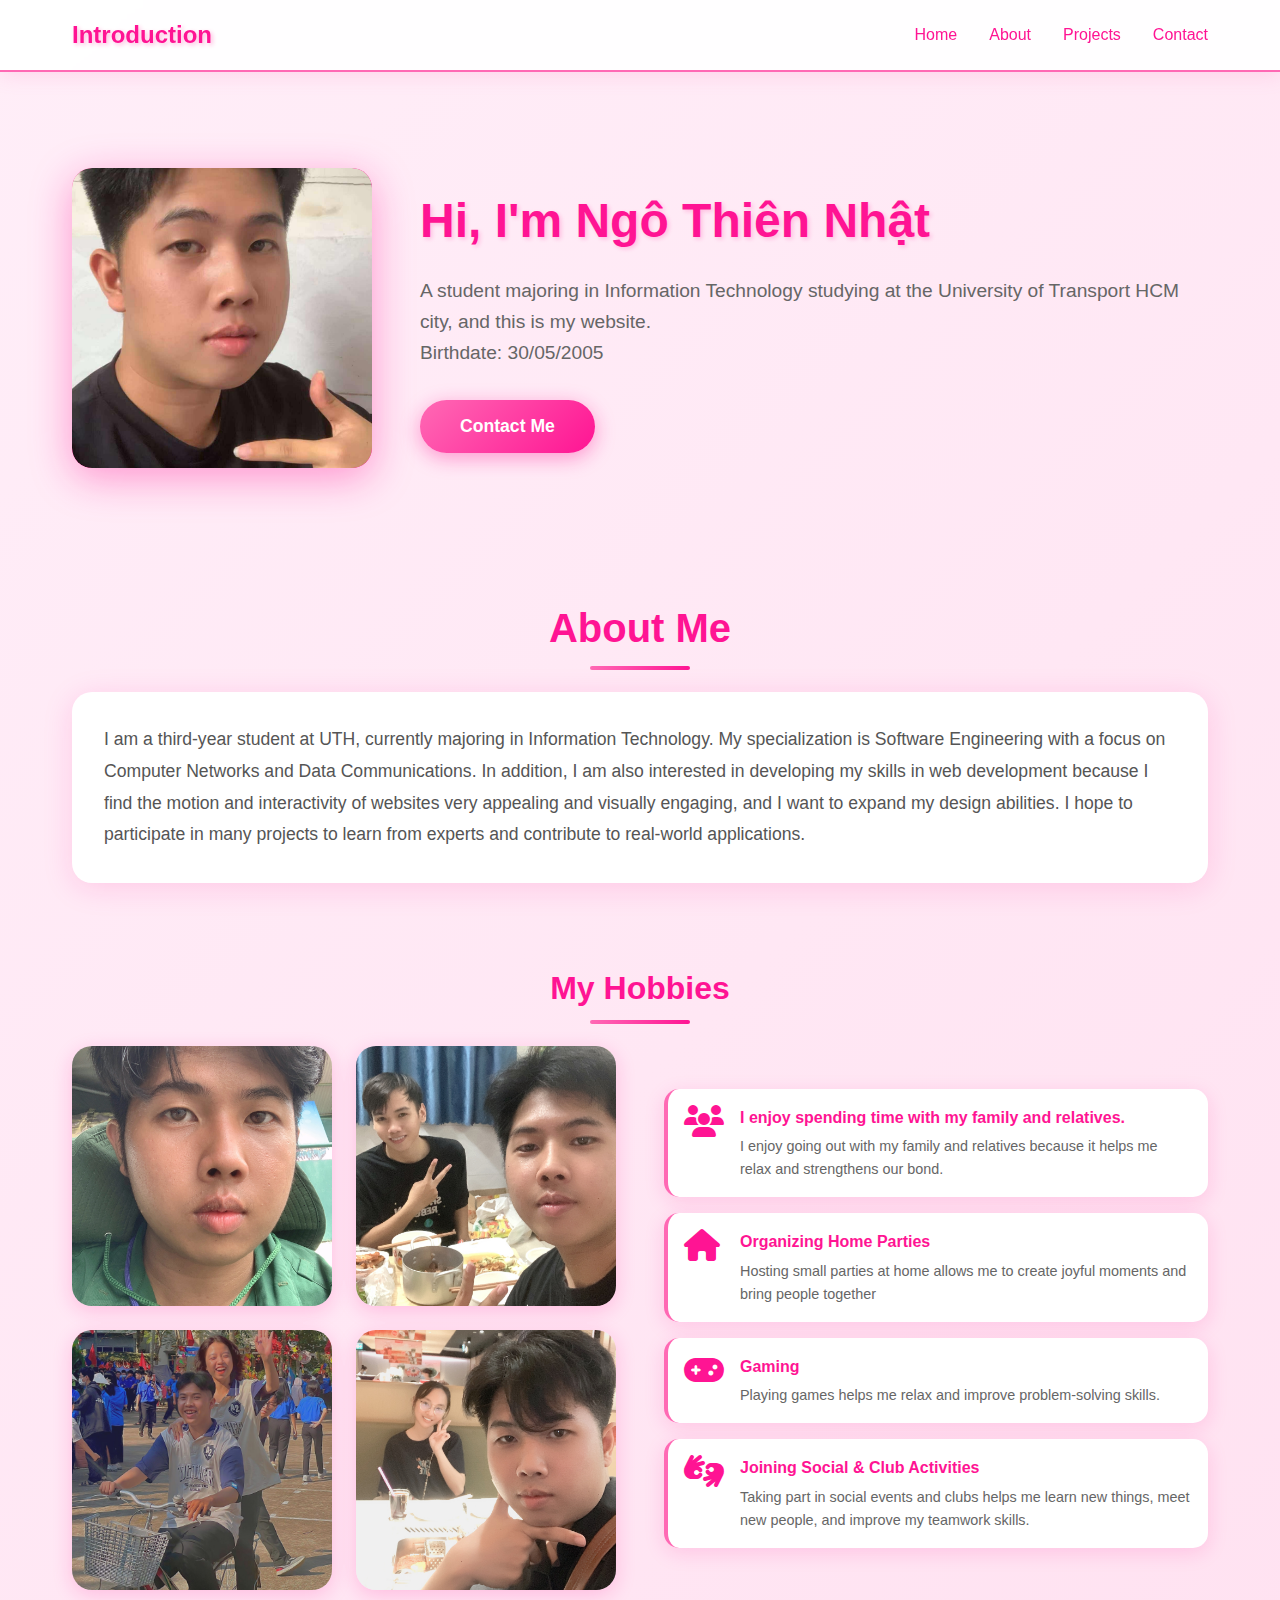
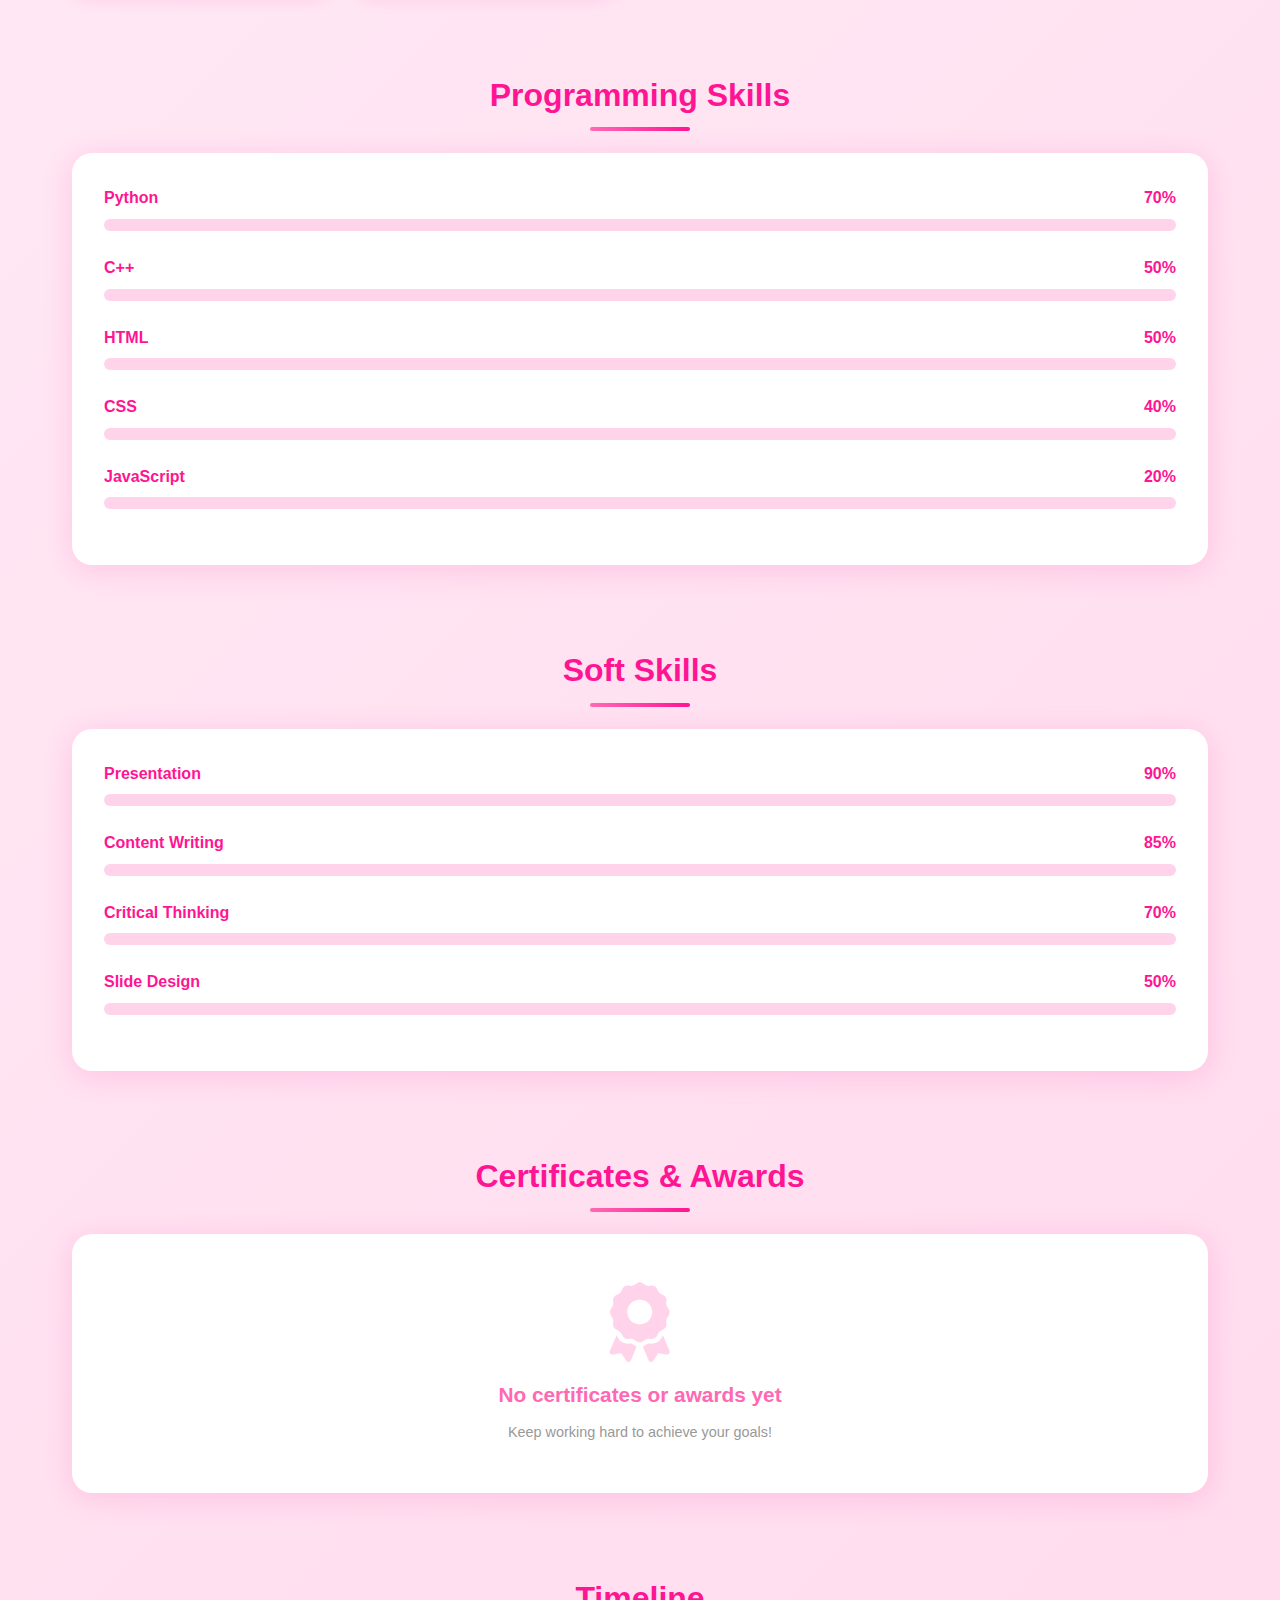
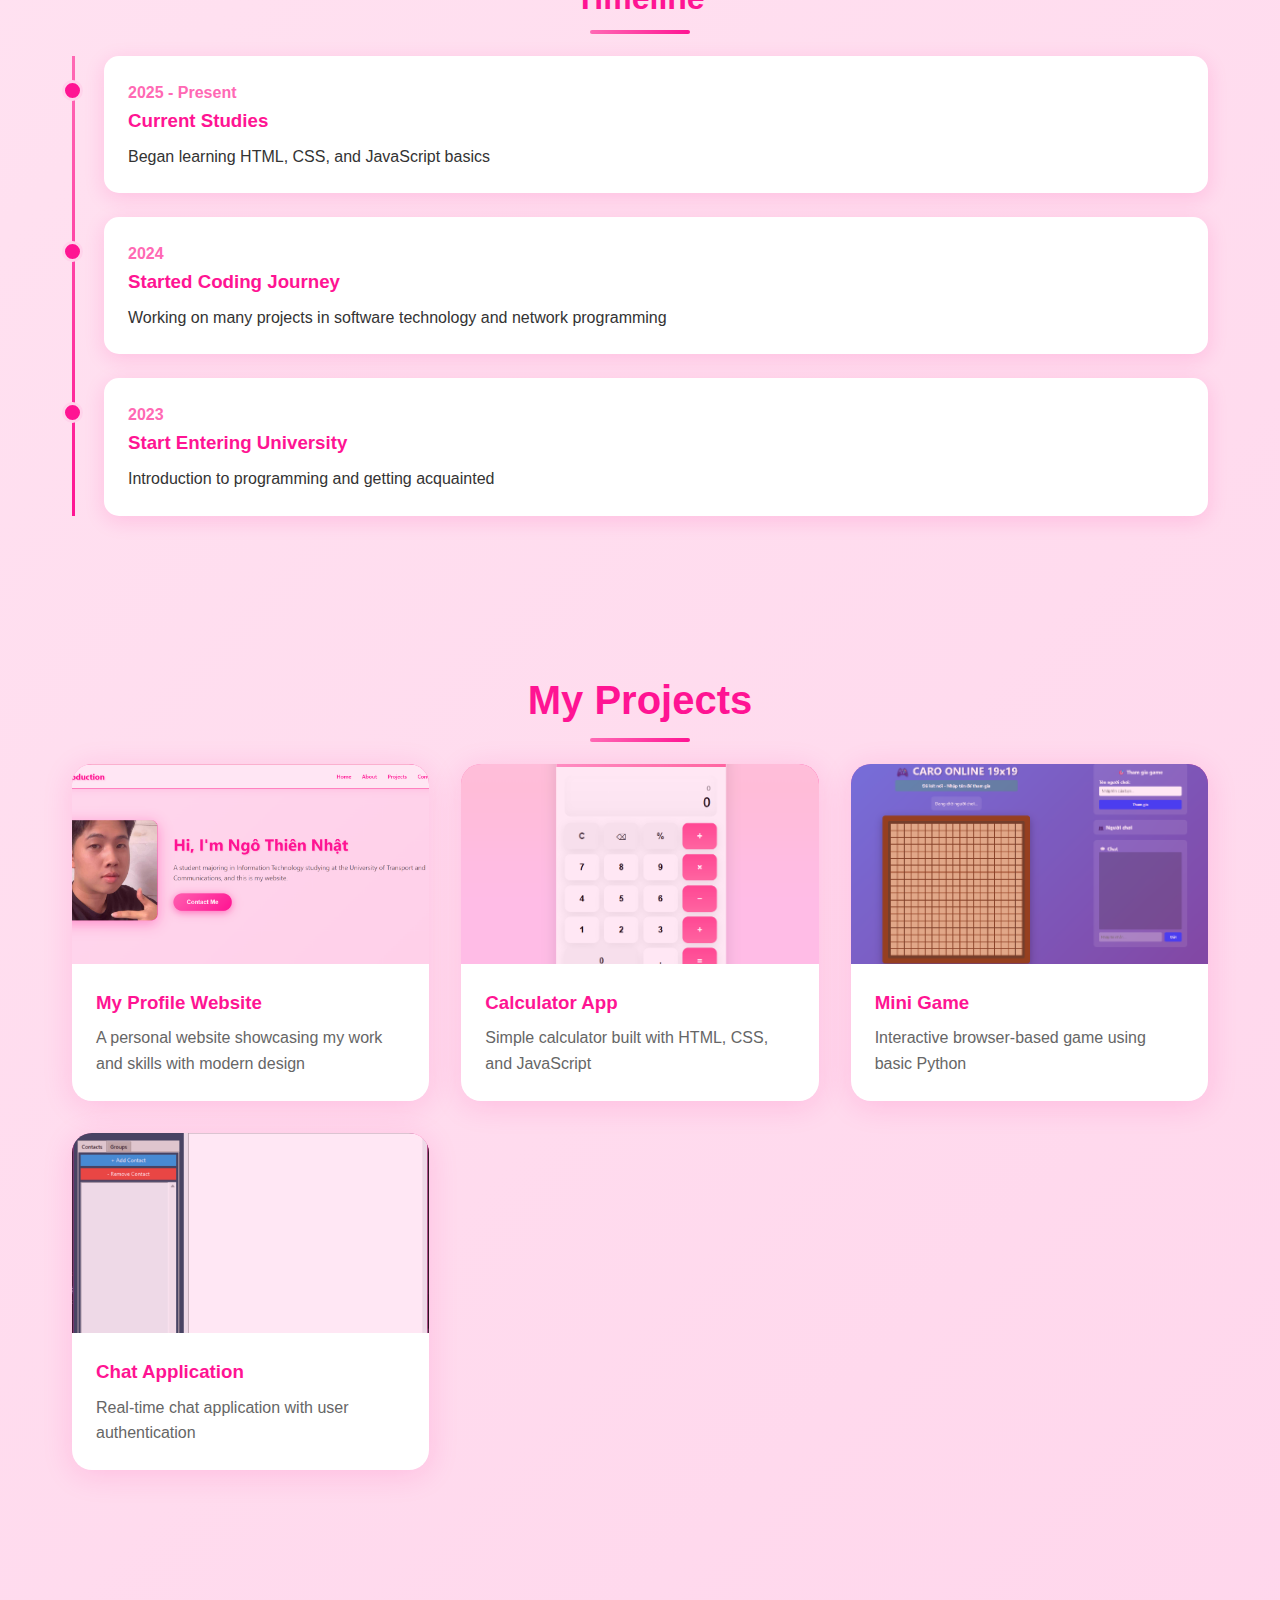
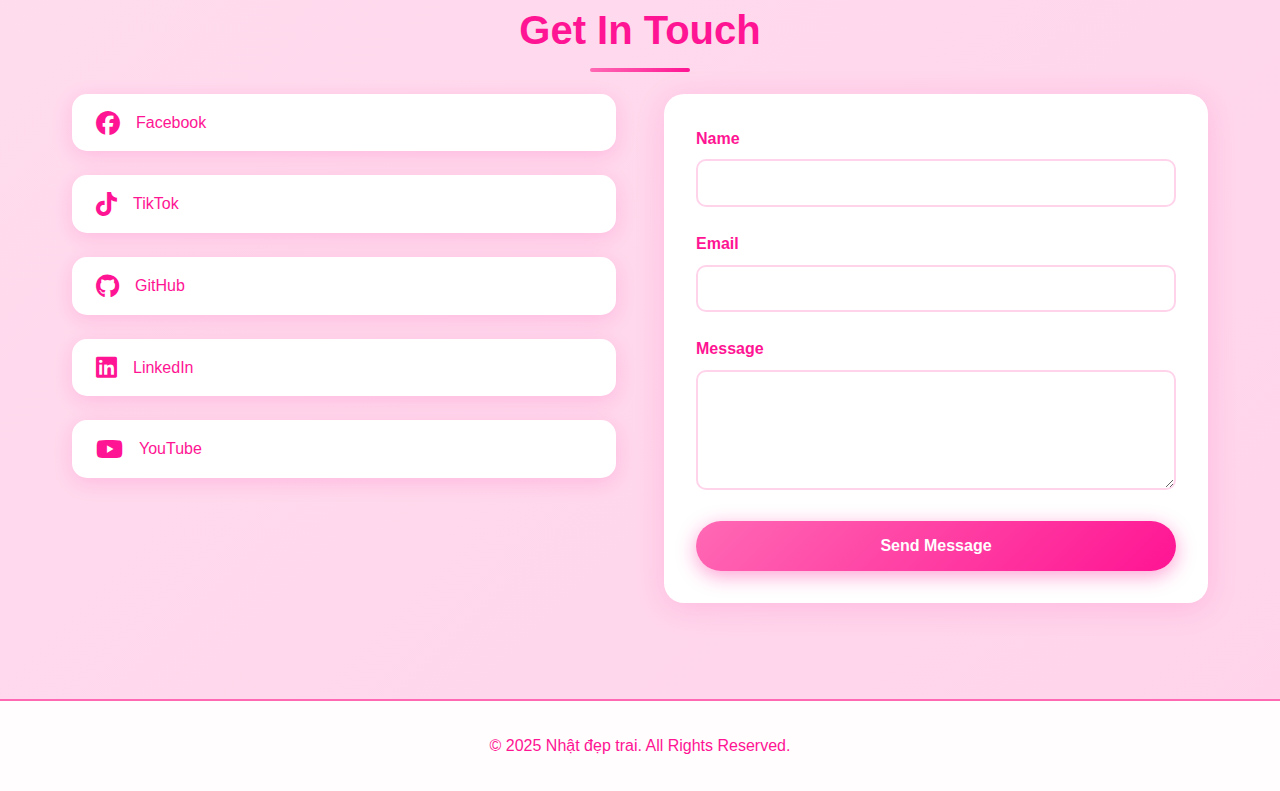
<file: index.html>
<!DOCTYPE html>
<html lang="en">
<head>
    <meta charset="UTF-8">
    <meta name="viewport" content="width=device-width, initial-scale=1.0">
    <title>Nhật Profile</title>
    <link rel="stylesheet" href="https://cdnjs.cloudflare.com/ajax/libs/font-awesome/6.4.0/css/all.min.css">
    <link rel="stylesheet" href="style.css">
</head>
<body>
    <header>
        <nav>
            <div class="logo">Introduction
                
            </div>
            <ul class="nav-links">
                <li><a href="#home">Home</a></li>
                <li><a href="#about">About</a></li>
                <li><a href="#projects">Projects</a></li>
                <li><a href="#contact">Contact</a></li>
            </ul>
        </nav>
    </header>

    <section id="home" class="hero">
        <div class="hero-image">
            <img src="Image/Nhat1.jpg" alt="Avatar Nhat">
        </div>
        <div class="hero-content">
            <h1>Hi, I'm Ngô Thiên Nhật</h1>
            <p>A student majoring in Information Technology studying at the University of Transport HCM city, and this is my website.
                <br>Birthdate: 30/05/2005
            </p>
            <button class="contact-btn" onclick="document.getElementById('contact').scrollIntoView({behavior: 'smooth'})">Contact Me</button>
        </div>
    </section>

    <section id="about">
        <h2 class="section-title">About Me</h2>
        <div class="about-content">
            <p>I am a third-year student at UTH, currently majoring in Information Technology. My specialization is Software Engineering with a focus on Computer Networks and Data Communications. In addition, I am also interested in developing my skills in web development because I find the motion and interactivity of websites very appealing and visually engaging, and I want to expand my design abilities. I hope to participate in many projects to learn from experts and contribute to real-world applications.</p>
        </div>

        <h3 class="section-title" style="font-size: 2rem; margin-top: 3rem;">My Hobbies</h3>
        <div class="hobbies-section">
            <div class="hobbies-images">
                <div class="hobby-img">
                    <img src="Image/me1.jpeg" alt="Hobby 1">
                </div>
                <div class="hobby-img">
                    <img src="Image/me2.jpeg" alt="Hobby 2">
                </div>
                <div class="hobby-img">
                    <img src="Image/me3.jpeg" alt="Hobby 3">
                </div>
                <div class="hobby-img">
                    <img src="Image/me4.jpeg" alt="Hobby 4">
                </div>
            </div>
            <div class="hobbies-content">
                <div class="hobby-item">
                    <i class="fas fa-users"></i>
                    <div>
                        <h4>I enjoy spending time with my family and relatives.</h4>
                        <p> I enjoy going out with my family and relatives because it helps me relax and strengthens our bond.</p>
                    </div>
                </div>
                <div class="hobby-item">
                    <i class="fas fa-home"></i>
                    <div>
                        <h4>Organizing Home Parties</h4>
                        <p>Hosting small parties at home allows me to create joyful moments and bring people together</p>
                    </div>
                </div>
                <div class="hobby-item">
                    <i class="fas fa-gamepad"></i>
                    <div>
                        <h4>Gaming</h4>
                        <p>Playing games helps me relax and improve problem-solving skills.</p>
                    </div>
                </div>
                <div class="hobby-item">
                    <i class="fas fa-american-sign-language-interpreting"></i>
                    <div>
                        <h4>Joining Social & Club Activities</h4>
                        <p>Taking part in social events and clubs helps me learn new things, meet new people, and improve my teamwork skills.</p>
                    </div>
                </div>
            </div>
        </div>

        <h3 class="section-title" style="font-size: 2rem; margin-top: 3rem;">Programming Skills</h3>
        <div class="skills-bars">
            <div class="skill-bar-item">
                <div class="skill-info">
                    <span>Python</span>
                    <span>70%</span>
                </div>
                <div class="skill-progress">
                    <div class="skill-progress-fill" data-progress="70"></div>
                </div>
            </div>
            <div class="skill-bar-item">
                <div class="skill-info">
                    <span>C++</span>
                    <span>50%</span>
                </div>
                <div class="skill-progress">
                    <div class="skill-progress-fill" data-progress="50"></div>
                </div>
            </div>
            <div class="skill-bar-item">
                <div class="skill-info">
                    <span>HTML</span>
                    <span>50%</span>
                </div>
                <div class="skill-progress">
                    <div class="skill-progress-fill" data-progress="50"></div>
                </div>
            </div>
            <div class="skill-bar-item">
                <div class="skill-info">
                    <span>CSS</span>
                    <span>40%</span>
                </div>
                <div class="skill-progress">
                    <div class="skill-progress-fill" data-progress="40"></div>
                </div>
            </div>
            <div class="skill-bar-item">
                <div class="skill-info">
                    <span>JavaScript</span>
                    <span>20%</span>
                </div>
                <div class="skill-progress">
                    <div class="skill-progress-fill" data-progress="20"></div>
                </div>
            </div>
        </div>

        <h3 class="section-title" style="font-size: 2rem; margin-top: 3rem;">Soft Skills</h3>
        <div class="skills-bars">
            <div class="skill-bar-item">
                <div class="skill-info">
                    <span>Presentation</span>
                    <span>90%</span>
                </div>
                <div class="skill-progress">
                    <div class="skill-progress-fill soft-skill" data-progress="90"></div>
                </div>
            </div>
            <div class="skill-bar-item">
                <div class="skill-info">
                    <span>Content Writing</span>
                    <span>85%</span>
                </div>
                <div class="skill-progress">
                    <div class="skill-progress-fill soft-skill" data-progress="85"></div>
                </div>
            </div>
            <div class="skill-bar-item">
                <div class="skill-info">
                    <span>Critical Thinking</span>
                    <span>70%</span>
                </div>
                <div class="skill-progress">
                    <div class="skill-progress-fill soft-skill" data-progress="70"></div>
                </div>
            </div>
            <div class="skill-bar-item">
                <div class="skill-info">
                    <span>Slide Design</span>
                    <span>50%</span>
                </div>
                <div class="skill-progress">
                    <div class="skill-progress-fill soft-skill" data-progress="50"></div>
                </div>
            </div>
        </div>

        <h3 class="section-title" style="font-size: 2rem; margin-top: 3rem;">Certificates & Awards</h3>
        <div class="certificates-section">
            <div class="no-certificate">
                <i class="fas fa-award"></i>
                <p>No certificates or awards yet</p>
                <span>Keep working hard to achieve your goals!</span>
            </div>
        </div>

        <h3 class="section-title" style="font-size: 2rem; margin-top: 3rem;">Timeline</h3>
        <div class="timeline">
            <div class="timeline-item">
                <span class="year">2025 - Present</span>
                <h3>Current Studies</h3>
                <p>Began learning HTML, CSS, and JavaScript basics</p>
            </div>
            <div class="timeline-item">
                <span class="year">2024</span>
                <h3>Started Coding Journey</h3>
                <p>Working on many projects in software technology and network programming</p>
            </div>
            <div class="timeline-item">
                <span class="year">2023</span>
                <h3>Start Entering University</h3>
                <p>Introduction to programming and getting acquainted</p>
            </div>
        </div>
    </section>

    <section id="projects">
        <h2 class="section-title">My Projects</h2>
        <div class="projects-grid">
            <div class="project-card">
                <div class="project-image">
                    <img src="Image/project1.png" alt="Profile Website" class="project-bg-img">
                    <i class="fas fa-globe"></i>
                </div>
                <div class="project-info">
                    <h3>My Profile Website</h3>
                    <p>A personal website showcasing my work and skills with modern design</p>
                </div>
            </div>
            <div class="project-card">
                <div class="project-image">
                    <img src="Image/project2.png" alt="Calculator" class="project-bg-img">
                    <i class="fas fa-calculator"></i>
                </div>
               <a href="caculator.html" style="text-decoration: none;" target="_blank"> <div class="project-info">
                    <h3>Calculator App</h3>
                    <p>Simple calculator built with HTML, CSS, and JavaScript</p>
                </div></a>
            </div>
            <div class="project-card">
                <div class="project-image">
                    <img src="Image/project3.png" alt="Mini Game" class="project-bg-img">
                    <i class="fas fa-gamepad"></i>
                </div>
               <a href="https://github.com/NhatQuenTen/Mini-Game" style="text-decoration: none;" target="_blank"> <div class="project-info" >
                    <h3>Mini Game</h3>
                    <p>Interactive browser-based game using basic Python</p>
                </div></a>
            </div>
            <div class="project-card">
                <div class="project-image">
                    <img src="Image/project4.png" alt="Chat App" class="project-bg-img">
                    <i class="fas fa-tasks"></i>
                </div>
                <a href="https://github.com/NhatQuenTen/LapTrinhMang-UTH/tree/master/Nh%C3%B3m%2001%20-%20L%E1%BA%ADpTr%C3%ACnh%E1%BB%A8ngD%E1%BB%A5ngChat" style="text-decoration: none;" target="_blank"> <div class="project-info">
                    <h3>Chat Application</h3>
                    <p>Real-time chat application with user authentication</p>
                </div></a>
            </div>
        </div>
    </section>

    <section id="contact">
        <h2 class="section-title">Get In Touch</h2>
        <div class="contact-container">
            <div class="social-links">
                <a href="https://web.facebook.com/moonciu15" class="social-icon" target="_blank">
                    <i class="fab fa-facebook"></i>
                    <span>Facebook</span>
                </a>
                <a href="https://www.tiktok.com/@nhat_deptraivcl" class="social-icon" target="_blank">
                    <i class="fab fa-tiktok"></i>
                    <span>TikTok</span>
                </a>
                <a href="https://github.com/NhatQuenTen" class="social-icon" target="_blank">
                    <i class="fab fa-github"></i>
                    <span>GitHub</span>
                </a>
                <a href="https://www.linkedin.com/in/nhatnt3005/" class="social-icon" target="_blank">
                    <i class="fab fa-linkedin"></i>
                    <span>LinkedIn</span>
                </a>
                <a href="https://www.youtube.com/@15-a4-nhat3" class="social-icon" target="_blank">
                    <i class="fab fa-youtube"></i>
                    <span>YouTube</span>
                </a>
            </div>

            <form class="contact-form" onsubmit="handleSubmit(event)">
                <div class="form-group">
                    <label for="name">Name</label>
                    <input type="text" id="name" required>
                </div>
                <div class="form-group">
                    <label for="email">Email</label>
                    <input type="email" id="email" required>
                </div>
                <div class="form-group">
                    <label for="message">Message</label>
                    <textarea id="message" required></textarea>
                </div>
                <button type="submit" class="submit-btn">Send Message</button>
            </form>
        </div>
    </section>

    <footer>
        <p>&copy; 2025 Nhật đẹp trai. All Rights Reserved.</p>
    </footer>

    <script>
        function handleSubmit(e) {
            e.preventDefault();
            alert('Thank you for your message! I will get back to you soon.');
            e.target.reset();
        }

        // Animate skill bars on scroll
        const observerOptions = {
            threshold: 0.5
        };

        const observer = new IntersectionObserver((entries) => {
            entries.forEach(entry => {
                if (entry.isIntersecting) {
                    const progressBars = entry.target.querySelectorAll('.skill-progress-fill');
                    progressBars.forEach(bar => {
                        const progress = bar.getAttribute('data-progress');
                        bar.style.width = progress + '%';
                    });
                }
            });
        }, observerOptions);

        document.querySelectorAll('.skills-bars').forEach(section => {
            observer.observe(section);
        });
    </script>
    <button id="backToTop" title="Lên đầu trang">⬆</button>
<script>
  // Khi cuộn xuống 200px thì hiện nút
  window.onscroll = function() {
    const btn = document.getElementById("backToTop");
    if (document.body.scrollTop > 200 || document.documentElement.scrollTop > 200) {
      btn.style.display = "block";
    } else {
      btn.style.display = "none";
    }
  };

  // Khi click nút thì cuộn lên đầu
  document.getElementById("backToTop").onclick = function() {
    window.scrollTo({ top: 0, behavior: "smooth" });
  };
</script>

</body>
</html>
</file>
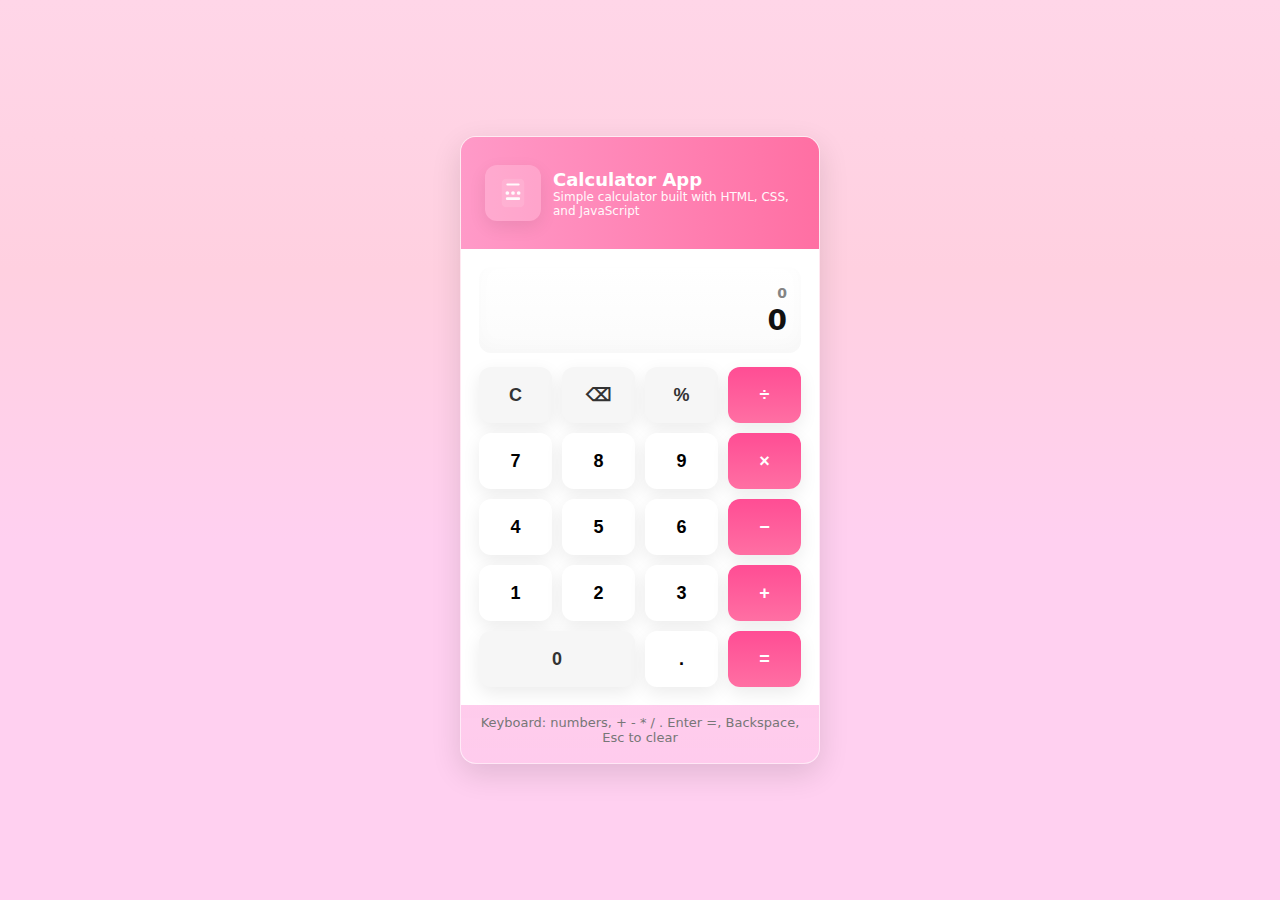
<file: caculator.html>
<!doctype html>
<html lang="en">
<head>
  <meta charset="utf-8" />
  <meta name="viewport" content="width=device-width,initial-scale=1" />
  <title>Calculator App</title>
  <style>
    :root{
      --bg1:#ffd6e8;
      --bg2:#ff6fa3;
      --card:#fff;
      --accent:#ff4d94;
      --muted:#777;
      --btn-shadow: 0 6px 18px rgba(0,0,0,0.08);
      --radius:16px;
      font-family: Inter, system-ui, -apple-system, "Segoe UI", Roboto, "Helvetica Neue", Arial;
    }
    *{box-sizing:border-box}
    html,body{height:100%}
    body{
      margin:0;
      display:grid;
      place-items:center;
      padding:24px;
      background:linear-gradient(180deg,var(--bg1),#ffd0e0 30%, #ffd0f0 60%);
    }
    .container{
      width:360px;
      max-width:100%;
      border-radius:var(--radius);
      overflow:hidden;
      box-shadow:0 10px 30px rgba(0,0,0,0.12);
      background:linear-gradient(180deg, rgba(255,115,175,0.12), rgba(255,115,175,0.04));
      border:1px solid rgba(255,255,255,0.6);
    }
    header{
      padding:28px 24px;
      background:linear-gradient(90deg,#ff9ac8,#ff6fa3);
      color:white;
      display:flex;
      gap:12px;
      align-items:center;
    }
    .icon{
      width:56px;height:56px;
      background:rgba(255,255,255,0.18);
      display:grid;place-items:center;border-radius:12px;
      box-shadow:var(--btn-shadow);
      flex:0 0 56px;
    }
    .icon svg{width:34px;height:34px;opacity:0.95}
    header h1{font-size:18px;margin:0}
    header p{margin:0;font-size:12px;opacity:0.95}

    .card{
      background:var(--card);
      padding:18px;
    }
    .display{
      height:86px;
      background:linear-gradient(180deg,#fff,#fbfbfb);
      border-radius:12px;
      padding:12px 14px;
      display:flex;flex-direction:column;justify-content:center;align-items:flex-end;
      box-shadow:inset 0 -6px 18px rgba(0,0,0,0.02);
      font-weight:600;color:#111;
    }
    .sub{font-size:14px;color:var(--muted);opacity:0.9}
    .main{font-size:28px;line-height:1;margin-top:6px}

    .keys{margin-top:14px;display:grid;grid-template-columns:repeat(4,1fr);gap:10px}
    .btn{
      height:56px;border-radius:12px;border:0;font-size:18px;font-weight:600;cursor:pointer;
      box-shadow:var(--btn-shadow);background:#fff;transition:transform .08s ease, box-shadow .08s ease;
    }
    .btn:active{transform:translateY(2px)}
    .btn--muted{background:#f6f6f6;color:#333}
    .btn--accent{background:linear-gradient(180deg,var(--accent),#ff6fa3);color:#fff}
    .btn--big{grid-column:span 2}

    footer{padding:10px 18px 18px;font-size:13px;color:var(--muted);text-align:center}

    @media (max-width:400px){
      .main{font-size:24px}
      .display{height:76px}
    }
  </style>
</head>
<body>
  <div class="container" role="application" aria-label="Calculator">
    <header>
      <div class="icon" aria-hidden="true">
        <svg viewBox="0 0 24 24" fill="none" xmlns="http://www.w3.org/2000/svg"><rect x="4" y="2" width="16" height="20" rx="3" fill="white" opacity="0.12"/><path d="M8 6h8" stroke="white" stroke-width="1.4" stroke-linecap="round"/><circle cx="8" cy="12" r="1.3" fill="white"/><circle cx="12" cy="12" r="1.3" fill="white"/><circle cx="16" cy="12" r="1.3" fill="white"/><rect x="7" y="15" width="10" height="2" rx="0.8" fill="white"/></svg>
      </div>
      <div>
        <h1>Calculator App</h1>
        <p>Simple calculator built with HTML, CSS, and JavaScript</p>
      </div>
    </header>

    <div class="card">
      <div class="display" id="display" aria-live="polite">
        <div class="sub" id="expression">0</div>
        <div class="main" id="result">0</div>
      </div>

      <div class="keys" role="group" aria-label="calculator keys">
        <button class="btn btn--muted" data-key="clear" aria-label="Clear">C</button>
        <button class="btn btn--muted" data-key="back" aria-label="Backspace">⌫</button>
        <button class="btn btn--muted" data-key="percent" aria-label="Percent">%</button>
        <button class="btn btn--accent" data-key="/" aria-label="Divide">÷</button>

        <button class="btn" data-key="7">7</button>
        <button class="btn" data-key="8">8</button>
        <button class="btn" data-key="9">9</button>
        <button class="btn btn--accent" data-key="*" aria-label="Multiply">×</button>

        <button class="btn" data-key="4">4</button>
        <button class="btn" data-key="5">5</button>
        <button class="btn" data-key="6">6</button>
        <button class="btn btn--accent" data-key="-" aria-label="Subtract">−</button>

        <button class="btn" data-key="1">1</button>
        <button class="btn" data-key="2">2</button>
        <button class="btn" data-key="3">3</button>
        <button class="btn btn--accent" data-key="+" aria-label="Add">+</button>

        <button class="btn btn--muted btn--big" data-key="0">0</button>
        <button class="btn" data-key=".">.</button>
        <button class="btn btn--accent" data-key="equals" aria-label="Equals">=</button>
      </div>
    </div>

    <footer>Keyboard: numbers, + - * / . Enter =, Backspace, Esc to clear</footer>
  </div>

  <script>
    (function(){
      const expressionEl = document.getElementById('expression');
      const resultEl = document.getElementById('result');
      const keys = document.querySelectorAll('[data-key]');

      let expr = '';
      let lastIsOp = false;

      function updateView(){
        expressionEl.textContent = expr || '0';
        resultEl.textContent = computePreview() || '0';
      }

      function pushToken(token){
        if(token === 'clear') return clearAll();
        if(token === 'back') return backspace();
        if(token === 'equals') return evaluateExpr();
        if(token === 'percent') return handlePercent();

        if(['+','-','*','/'].includes(token)){
          if(!expr) return; 
          if(lastIsOp){
            expr = expr.slice(0, -1) + token;
          } else {
            expr += token;
          }
          lastIsOp = true;
        } else if(token === '.'){
          const parts = expr.split(/[-+*/]/);
          const last = parts[parts.length-1] || '';
          if(last.includes('.')) return;
          if(last === '') expr += '0.'; else expr += '.';
          lastIsOp = false;
        } else {
          expr += token;
          lastIsOp = false;
        }
        updateView();
      }

      function clearAll(){ expr=''; lastIsOp=false; updateView(); }
      function backspace(){ if(!expr) return; expr = expr.slice(0,-1); lastIsOp = /[+\-*/]$/.test(expr); updateView(); }

      function handlePercent(){
        const parts = expr.split(/([+\-*/])/);
        if(parts.length===0) return;
        for(let i=parts.length-1;i>=0;i--){
          if(!['+','-','*','/'].includes(parts[i])){
            const num = parts[i];
            if(num==='') return;
            const val = parseFloat(num);
            if(isNaN(val)) return;
            parts[i] = String(val/100);
            expr = parts.join('');
            updateView();
            return;
          }
        }
      }

      function computePreview(){
        if(!expr) return '';
        try{
          const safeExpr = expr.replace(/×/g,'*').replace(/÷/g,'/');
          if(/[+\-*/]$/.test(safeExpr)) return '';
          if(/[^0-9+\-*/().]/.test(safeExpr)) return '';
          const val = Function('return (' + safeExpr + ')')();
          if(!isFinite(val)) return 'Error';
          return +parseFloat(val.toFixed(10));
        }catch(e){return 'Error'}
      }

      function evaluateExpr(){
        const res = computePreview();
        if(res === '' || res === 'Error') return;
        expr = String(res);
        lastIsOp = false;
        updateView();
      }

      keys.forEach(k=>k.addEventListener('click', ()=> pushToken(k.dataset.key)));

      window.addEventListener('keydown', (e)=>{
        const k = e.key;
        if((/^[0-9]$/).test(k)) { pushToken(k); e.preventDefault(); }
        else if(k === '.') { pushToken('.'); e.preventDefault(); }
        else if(k === '+'||k === '-'||k === '*'||k === '/') { pushToken(k); e.preventDefault(); }
        else if(k === 'Enter' || k === '='){ pushToken('equals'); e.preventDefault(); }
        else if(k === 'Backspace'){ pushToken('back'); e.preventDefault(); }
        else if(k === 'Escape'){ pushToken('clear'); e.preventDefault(); }
        else if(k === '%'){ pushToken('percent'); e.preventDefault(); }
      });

      updateView();
    })();
  </script>
</body>
</html>
</file>
<file: style.css>
* {
    margin: 0;
    padding: 0;
    box-sizing: border-box;
}

body {
    font-family: 'Segoe UI', Tahoma, Geneva, Verdana, sans-serif;
    background: linear-gradient(135deg, #ffeef8 0%, #ffe0f0 50%, #ffd4eb 100%);
    color: #333;
    line-height: 1.6;
    overflow-x: hidden;
}

/* Header */
header {
    background: rgba(255, 255, 255, 0.95);
    backdrop-filter: blur(10px);
    padding: 1rem 0;
    position: sticky;
    top: 0;
    z-index: 1000;
    box-shadow: 0 2px 20px rgba(255, 105, 180, 0.2);
    border-bottom: 2px solid #ff69b4;
}

nav {
    max-width: 1200px;
    margin: 0 auto;
    display: flex;
    justify-content: space-between;
    align-items: center;
    padding: 0 2rem;
}

.logo {
    font-size: 1.5rem;
    font-weight: bold;
    color: #ff1493;
    text-shadow: 2px 2px 4px rgba(255, 20, 147, 0.3);
}

.nav-links {
    display: flex;
    gap: 2rem;
    list-style: none;
}

.nav-links a {
    color: #ff1493;
    text-decoration: none;
    font-weight: 500;
    transition: all 0.3s;
    position: relative;
}

.nav-links a:hover {
    color: #ff69b4;
    transform: translateY(-2px);
}

.nav-links a::after {
    content: '';
    position: absolute;
    bottom: -5px;
    left: 0;
    width: 0;
    height: 2px;
    background: #ff69b4;
    transition: width 0.3s;
}

.nav-links a:hover::after {
    width: 100%;
}

/* Hero Section */
.hero {
    max-width: 1200px;
    margin: 4rem auto;
    padding: 2rem;
    display: flex;
    align-items: center;
    gap: 3rem;
    flex-wrap: wrap;
}

.hero-image {
    width: 300px;
    height: 300px;
    border-radius: 20px;
    background: linear-gradient(135deg, #ff69b4, #ff1493);
    display: flex;
    align-items: center;
    justify-content: center;
    box-shadow: 0 10px 40px rgba(255, 20, 147, 0.4);
    position: relative;
    overflow: hidden;
    animation: floatAnimation 3s ease-in-out infinite;
}

@keyframes floatAnimation {
    0%, 100% { transform: translateY(0px); }
    50% { transform: translateY(-20px); }
}

.hero-image::before {
    content: '';
    position: absolute;
    width: 200%;
    height: 200%;
    background: repeating-linear-gradient(
        45deg,
        transparent,
        transparent 10px,
        rgba(255, 255, 255, 0.1) 10px,
        rgba(255, 255, 255, 0.1) 20px
    );
    animation: slide 20s linear infinite;
}

@keyframes slide {
    0% { transform: translate(-50%, -50%); }
    100% { transform: translate(0, 0); }
}

.hero-image i {
    font-size: 150px;
    color: rgba(255, 255, 255, 0.9);
    z-index: 1;
}
.hero-image img {
    width: 100%;
    height: 100%;
    object-fit: cover;
    border-radius: 20px;
    z-index: 1;
    position: relative;
}

.hero-content {
    flex: 1;
    min-width: 300px;
}

.hero-content h1 {
    font-size: 3rem;
    color: #ff1493;
    margin-bottom: 1rem;
    text-shadow: 2px 2px 4px rgba(255, 20, 147, 0.2);
}

.hero-content p {
    font-size: 1.2rem;
    color: #666;
    margin-bottom: 2rem;
}

.contact-btn {
    background: linear-gradient(135deg, #ff69b4, #ff1493);
    color: white;
    padding: 1rem 2.5rem;
    border: none;
    border-radius: 50px;
    font-size: 1.1rem;
    cursor: pointer;
    transition: all 0.3s;
    box-shadow: 0 5px 20px rgba(255, 20, 147, 0.4);
    font-weight: 600;
    animation: pulseButton 2s ease-in-out infinite;
}

@keyframes pulseButton {
    0%, 100% { box-shadow: 0 5px 20px rgba(255, 20, 147, 0.4); }
    50% { box-shadow: 0 5px 30px rgba(255, 20, 147, 0.7); }
}

/* Section Styles */
section {
    max-width: 1200px;
    margin: 4rem auto;
    padding: 2rem;
}

.section-title {
    font-size: 2.5rem;
    color: #ff1493;
    margin-bottom: 2rem;
    text-align: center;
    position: relative;
    display: inline-block;
    width: 100%;
}

.section-title::after {
    content: '';
    position: absolute;
    bottom: -10px;
    left: 50%;
    transform: translateX(-50%);
    width: 100px;
    height: 4px;
    background: linear-gradient(90deg, #ff69b4, #ff1493);
    border-radius: 2px;
}

/* About Section */
.about-content {
    background: white;
    padding: 2rem;
    border-radius: 20px;
    box-shadow: 0 5px 30px rgba(255, 20, 147, 0.15);
    margin-bottom: 2rem;
}

.about-content p {
    font-size: 1.1rem;
    color: #555;
    line-height: 1.8;
}

.skills {
    display: grid;
    grid-template-columns: repeat(auto-fit, minmax(250px, 1fr));
    gap: 1.5rem;
    margin-bottom: 2rem;
}

.skill-card {
    background: white;
    padding: 1.5rem;
    border-radius: 15px;
    box-shadow: 0 5px 20px rgba(255, 20, 147, 0.15);
    border-left: 4px solid #ff69b4;
    transition: transform 0.3s;
}

.skill-card:hover {
    transform: translateX(10px);
}

.skill-card h3 {
    color: #ff1493;
    margin-bottom: 0.5rem;
}

.timeline {
    position: relative;
    padding-left: 2rem;
}

.timeline::before {
    content: '';
    position: absolute;
    left: 0;
    top: 0;
    bottom: 0;
    width: 3px;
    background: linear-gradient(180deg, #ff69b4, #ff1493);
}

.timeline-item {
    background: white;
    padding: 1.5rem;
    border-radius: 15px;
    margin-bottom: 1.5rem;
    box-shadow: 0 5px 20px rgba(255, 20, 147, 0.15);
    position: relative;
}

.timeline-item::before {
    content: '';
    position: absolute;
    left: -2.6rem;
    top: 1.5rem;
    width: 15px;
    height: 15px;
    background: #ff1493;
    border-radius: 50%;
    border: 3px solid #ffd4eb;
}

.timeline-item h3 {
    color: #ff1493;
    margin-bottom: 0.5rem;
}

.timeline-item .year {
    color: #ff69b4;
    font-weight: 600;
}

/* Projects Section */
.projects-grid {
    display: grid;
    grid-template-columns: repeat(auto-fit, minmax(300px, 1fr));
    gap: 2rem;
}

.project-card {
    background: white;
    border-radius: 20px;
    overflow: hidden;
    box-shadow: 0 5px 30px rgba(255, 20, 147, 0.15);
    transition: all 0.3s;
}

.project-card:hover {
    transform: translateY(-10px);
    box-shadow: 0 10px 40px rgba(255, 20, 147, 0.3);
}

.project-image {
    width: 100%;
    height: 200px;
    background: linear-gradient(135deg, #ff69b4, #ff1493);
    display: flex;
    align-items: center;
    justify-content: center;
    position: relative;
    overflow: hidden;
}

.project-bg-img {
    position: absolute;
    width: 100%;
    height: 100%;
    object-fit: cover;
    opacity: 1;
    transition: all 0.5s;
}

.project-card:hover .project-bg-img {
    transform: scale(1.1);
}

.project-image::before {
    content: '';
    position: absolute;
    width: 100%;
    height: 100%;
    background: rgba(255, 20, 147, 0.1);
    transition: all 0.3s;
    z-index: 1;
}

.project-card:hover .project-image::before {
    background: rgba(255, 20, 147, 0.2);
}

.project-image i {
    font-size: 80px;
    color: rgba(255, 255, 255, 0.9);
    z-index: 1;
    transition: all 0.3s;
    display: none;
}

.project-info {
    padding: 1.5rem;
}

.project-info h3 {
    color: #ff1493;
    margin-bottom: 0.5rem;
}

.project-info p {
    color: #666;
}

/* Contact Section */
.contact-container {
    display: grid;
    grid-template-columns: 1fr 1fr;
    gap: 3rem;
    align-items: start;
}

.social-links {
    display: flex;
    flex-direction: column;
    gap: 1.5rem;
}

.social-icon {
    display: flex;
    align-items: center;
    gap: 1rem;
    background: white;
    padding: 1rem 1.5rem;
    border-radius: 15px;
    box-shadow: 0 5px 20px rgba(255, 20, 147, 0.15);
    text-decoration: none;
    color: #ff1493;
    transition: all 0.3s;
}

.social-icon:hover {
    transform: translateX(10px);
    box-shadow: 0 8px 30px rgba(255, 20, 147, 0.3);
}

.social-icon i {
    font-size: 1.5rem;
}

.contact-form {
    background: white;
    padding: 2rem;
    border-radius: 20px;
    box-shadow: 0 5px 30px rgba(255, 20, 147, 0.15);
}

.form-group {
    margin-bottom: 1.5rem;
}

.form-group label {
    display: block;
    color: #ff1493;
    margin-bottom: 0.5rem;
    font-weight: 600;
}

.form-group input,
.form-group textarea {
    width: 100%;
    padding: 0.8rem;
    border: 2px solid #ffd4eb;
    border-radius: 10px;
    font-size: 1rem;
    transition: all 0.3s;
}

.form-group input:focus,
.form-group textarea:focus {
    outline: none;
    border-color: #ff69b4;
}

.form-group textarea {
    resize: vertical;
    min-height: 120px;
}

.submit-btn {
    background: linear-gradient(135deg, #ff69b4, #ff1493);
    color: white;
    padding: 1rem 2rem;
    border: none;
    border-radius: 50px;
    font-size: 1rem;
    cursor: pointer;
    width: 100%;
    transition: all 0.3s;
    box-shadow: 0 5px 20px rgba(255, 20, 147, 0.4);
    font-weight: 600;
}

.submit-btn:hover {
    transform: translateY(-2px);
    box-shadow: 0 8px 30px rgba(255, 20, 147, 0.6);
}

/* Footer */
footer {
    background: rgba(255, 255, 255, 0.95);
    text-align: center;
    padding: 2rem;
    color: #ff1493;
    border-top: 2px solid #ff69b4;
    margin-top: 4rem;
}

/* Video Section */
.video-section {
    display: flex;
    justify-content: center;
    margin-bottom: 2rem;
}

.video-container {
    background: white;
    padding: 1.5rem;
    border-radius: 20px;
    box-shadow: 0 5px 30px rgba(255, 20, 147, 0.15);
    border-left: 4px solid #ff69b4;
    max-width: 800px;
    width: 100%;
}

.video-container video {
    width: 100%;
    height: auto;
    border-radius: 15px;
    box-shadow: 0 5px 20px rgba(255, 20, 147, 0.2);
}

/* Hobbies Section */
.hobbies-section {
    display: grid;
    grid-template-columns: 1fr 1fr;
    gap: 3rem;
    margin-bottom: 2rem;
    align-items: center;
}

.hobbies-images {
    display: grid;
    grid-template-columns: repeat(2, 1fr);
    gap: 1.5rem;
}

.hobby-img {
    border-radius: 20px;
    overflow: hidden;
    box-shadow: 0 5px 20px rgba(255, 20, 147, 0.2);
    transition: all 0.3s;
    animation: zoomIn 0.6s ease-out;
    aspect-ratio: 1;
    width: 100%;
}

@keyframes zoomIn {
    from {
        opacity: 0;
        transform: scale(0.8);
    }
    to {
        opacity: 1;
        transform: scale(1);
    }
}

.hobby-img:hover {
    transform: scale(1.05) rotate(2deg);
    box-shadow: 0 8px 30px rgba(255, 20, 147, 0.4);
}

.hobby-img img {
    width: 100%;
    height: 100%;
    object-fit: cover;
    display: block;
}

.hobbies-content {
    display: flex;
    flex-direction: column;
    gap: 1rem;
}

.hobby-item {
    display: flex;
    align-items: flex-start;
    gap: 1rem;
    background: white;
    padding: 1rem;
    border-radius: 15px;
    box-shadow: 0 5px 20px rgba(255, 20, 147, 0.15);
    border-left: 4px solid #ff69b4;
    transition: all 0.3s;
    animation: slideInRight 0.6s ease-out;
}

@keyframes slideInRight {
    from {
        opacity: 0;
        transform: translateX(50px);
    }
    to {
        opacity: 1;
        transform: translateX(0);
    }
}

.hobby-item:hover {
    transform: translateX(10px);
    box-shadow: 0 8px 30px rgba(255, 20, 147, 0.3);
}

.hobby-item i {
    font-size: 2rem;
    color: #ff1493;
    min-width: 40px;
}

.hobby-item h4 {
    color: #ff1493;
    margin-bottom: 0.3rem;
}

.hobby-item p {
    color: #666;
    font-size: 0.9rem;
}

/* Skills Bars */
.skills-bars {
    background: white;
    padding: 2rem;
    border-radius: 20px;
    box-shadow: 0 5px 30px rgba(255, 20, 147, 0.15);
    margin-bottom: 2rem;
}

.skill-bar-item {
    margin-bottom: 1.5rem;
    animation: fadeInUp 0.6s ease-out;
}

@keyframes fadeInUp {
    from {
        opacity: 0;
        transform: translateY(30px);
    }
    to {
        opacity: 1;
        transform: translateY(0);
    }
}

.skill-info {
    display: flex;
    justify-content: space-between;
    margin-bottom: 0.5rem;
    color: #ff1493;
    font-weight: 600;
}

.skill-progress {
    background: #ffd4eb;
    height: 12px;
    border-radius: 10px;
    overflow: hidden;
    position: relative;
}

.skill-progress-fill {
    background: linear-gradient(90deg, #ff69b4, #ff1493);
    height: 100%;
    border-radius: 10px;
    width: 0;
    transition: width 1.5s ease-out;
    position: relative;
    overflow: hidden;
}

.skill-progress-fill::after {
    content: '';
    position: absolute;
    top: 0;
    left: 0;
    right: 0;
    bottom: 0;
    background: linear-gradient(
        90deg,
        transparent,
        rgba(255, 255, 255, 0.3),
        transparent
    );
    animation: shimmer 2s infinite;
}

@keyframes shimmer {
    0% { transform: translateX(-100%); }
    100% { transform: translateX(100%); }
}

.skill-progress-fill.soft-skill {
    background: linear-gradient(90deg, #ff1493, #9c27b0);
}

/* Certificates Section */
.certificates-section {
    background: white;
    padding: 3rem 2rem;
    border-radius: 20px;
    box-shadow: 0 5px 30px rgba(255, 20, 147, 0.15);
    margin-bottom: 2rem;
    animation: fadeIn 0.8s ease-out;
}

@keyframes fadeIn {
    from { opacity: 0; }
    to { opacity: 1; }
}

.no-certificate {
    text-align: center;
    color: #999;
    animation: bounce 2s ease-in-out infinite;
}

@keyframes bounce {
    0%, 100% { transform: translateY(0); }
    50% { transform: translateY(-10px); }
}

.no-certificate i {
    font-size: 5rem;
    color: #ffd4eb;
    margin-bottom: 1rem;
    animation: rotateIcon 3s ease-in-out infinite;
}

@keyframes rotateIcon {
    0%, 100% { transform: rotate(0deg); }
    50% { transform: rotate(10deg); }
}

.no-certificate p {
    font-size: 1.3rem;
    color: #ff69b4;
    margin-bottom: 0.5rem;
    font-weight: 600;
}

.no-certificate span {
    font-size: 0.9rem;
    color: #999;
}

/* Responsive */
@media (max-width: 768px) {
    nav {
        flex-direction: column;
        gap: 1rem;
        padding: 1rem;
    }

    .logo {
        font-size: 1.2rem;
        text-align: center;
    }

    .nav-links {
        gap: 1rem;
        flex-wrap: wrap;
        justify-content: center;
    }

    .nav-links a {
        font-size: 0.9rem;
    }

    .hero {
        flex-direction: column;
        text-align: center;
        padding: 1rem;
        margin: 2rem auto;
    }

    .hero-image {
        width: 250px;
        height: 250px;
    }

    .hero-content h1 {
        font-size: 2rem;
    }

    .hero-content p {
        font-size: 1rem;
    }

    .contact-btn {
        padding: 0.8rem 2rem;
        font-size: 1rem;
    }

    section {
        padding: 1rem;
        margin: 2rem auto;
    }

    .section-title {
        font-size: 2rem;
    }

    .skills {
        grid-template-columns: 1fr;
        gap: 1rem;
    }

    .skill-card {
        padding: 1rem;
    }

    .skill-card:hover {
        transform: translateY(-5px);
    }

    .timeline {
        padding-left: 1.5rem;
    }

    .timeline-item::before {
        left: -2.1rem;
    }

    .projects-grid {
        grid-template-columns: 1fr;
        gap: 1.5rem;
    }

    .contact-container {
        grid-template-columns: 1fr;
        gap: 2rem;
    }

    .social-icon {
        padding: 0.8rem 1rem;
    }

    .social-icon:hover {
        transform: translateY(-3px);
    }

    .contact-form {
        padding: 1.5rem;
    }

    .video-container {
        padding: 1rem;
        margin: 0 1rem;
    }

    .about-content {
        padding: 1.5rem;
    }

    #backToTop {
        bottom: 15px;
        right: 15px;
        padding: 10px 15px;
        font-size: 16px;
    }
}

@media (max-width: 480px) {
    .hero-image {
        width: 200px;
        height: 200px;
    }

    .hero-content h1 {
        font-size: 1.8rem;
    }

    .section-title {
        font-size: 1.8rem;
    }

    .nav-links a {
        font-size: 0.8rem;
        padding: 0.5rem;
    }

    .skill-card, .timeline-item, .about-content, .contact-form {
        padding: 1rem;
    }

    .project-image {
        height: 180px;
    }

    .video-container {
        padding: 0.8rem;
        margin: 0 0.5rem;
    }

    .logo {
        font-size: 1rem;
        line-height: 1.3;
    }

    .contact-btn {
        padding: 0.7rem 1.5rem;
        font-size: 0.9rem;
    }

    .submit-btn {
        padding: 0.8rem 1.5rem;
        font-size: 0.9rem;
    }
}

/* Landscape mobile optimization */
@media (max-width: 768px) and (orientation: landscape) {
    .hero {
        flex-direction: row;
        gap: 2rem;
    }

    .hero-image {
        width: 200px;
        height: 200px;
    }

    .hero-content {
        text-align: left;
    }
}

/* Touch improvements for mobile */
@media (hover: none) and (pointer: coarse) {
    .skill-card:hover,
    .project-card:hover,
    .social-icon:hover,
    .contact-btn:hover,
    .submit-btn:hover {
        transform: none;
    }

    .skill-card:active {
        transform: scale(0.98);
    }

    .project-card:active {
        transform: scale(0.98);
    }

    .contact-btn:active,
    .submit-btn:active {
        transform: scale(0.95);
    }
}
#backToTop {
  position: fixed;
  bottom: 20px;
  right: 30px;
  background-color: pink;
  color: white;
  border: none;
  border-radius: 50%;
  padding: 12px 20px;
  font-size: 20px;
  cursor: pointer;
  box-shadow: 0 2px 6px rgba(0,0,0,0.2);
  display: none;
  transition: all 0.5s ease;
  animation: pulse 2s ease-in-out infinite;
}

@keyframes pulse {
  0%, 100% { transform: scale(1); }
  50% { transform: scale(1.1); }
}

#backToTop:hover {
  background-color: #ff69b4;
  transform: translateY(-5px) scale(1.1);
}

/* Responsive Updates */
@media (max-width: 768px) {
    /* ...existing code... */

    .hobbies-section {
        grid-template-columns: 1fr;
        gap: 2rem;
        align-items: stretch;
    }

    .hobbies-images {
        order: 2;
        gap: 1.2rem;
        justify-self: center;
        max-width: 600px;
        width: 100%;
    }

    .hobbies-content {
        order: 1;
    }

    .hobby-img img {
        height: 100%;
    }

    /* ...existing code... */
}

@media (max-width: 480px) {
    /* ...existing code... */

    .hobbies-images {
        grid-template-columns: repeat(2, 1fr);
        gap: 1rem;
        max-width: 100%;
    }

    /* ...existing code... */
}
</file>
